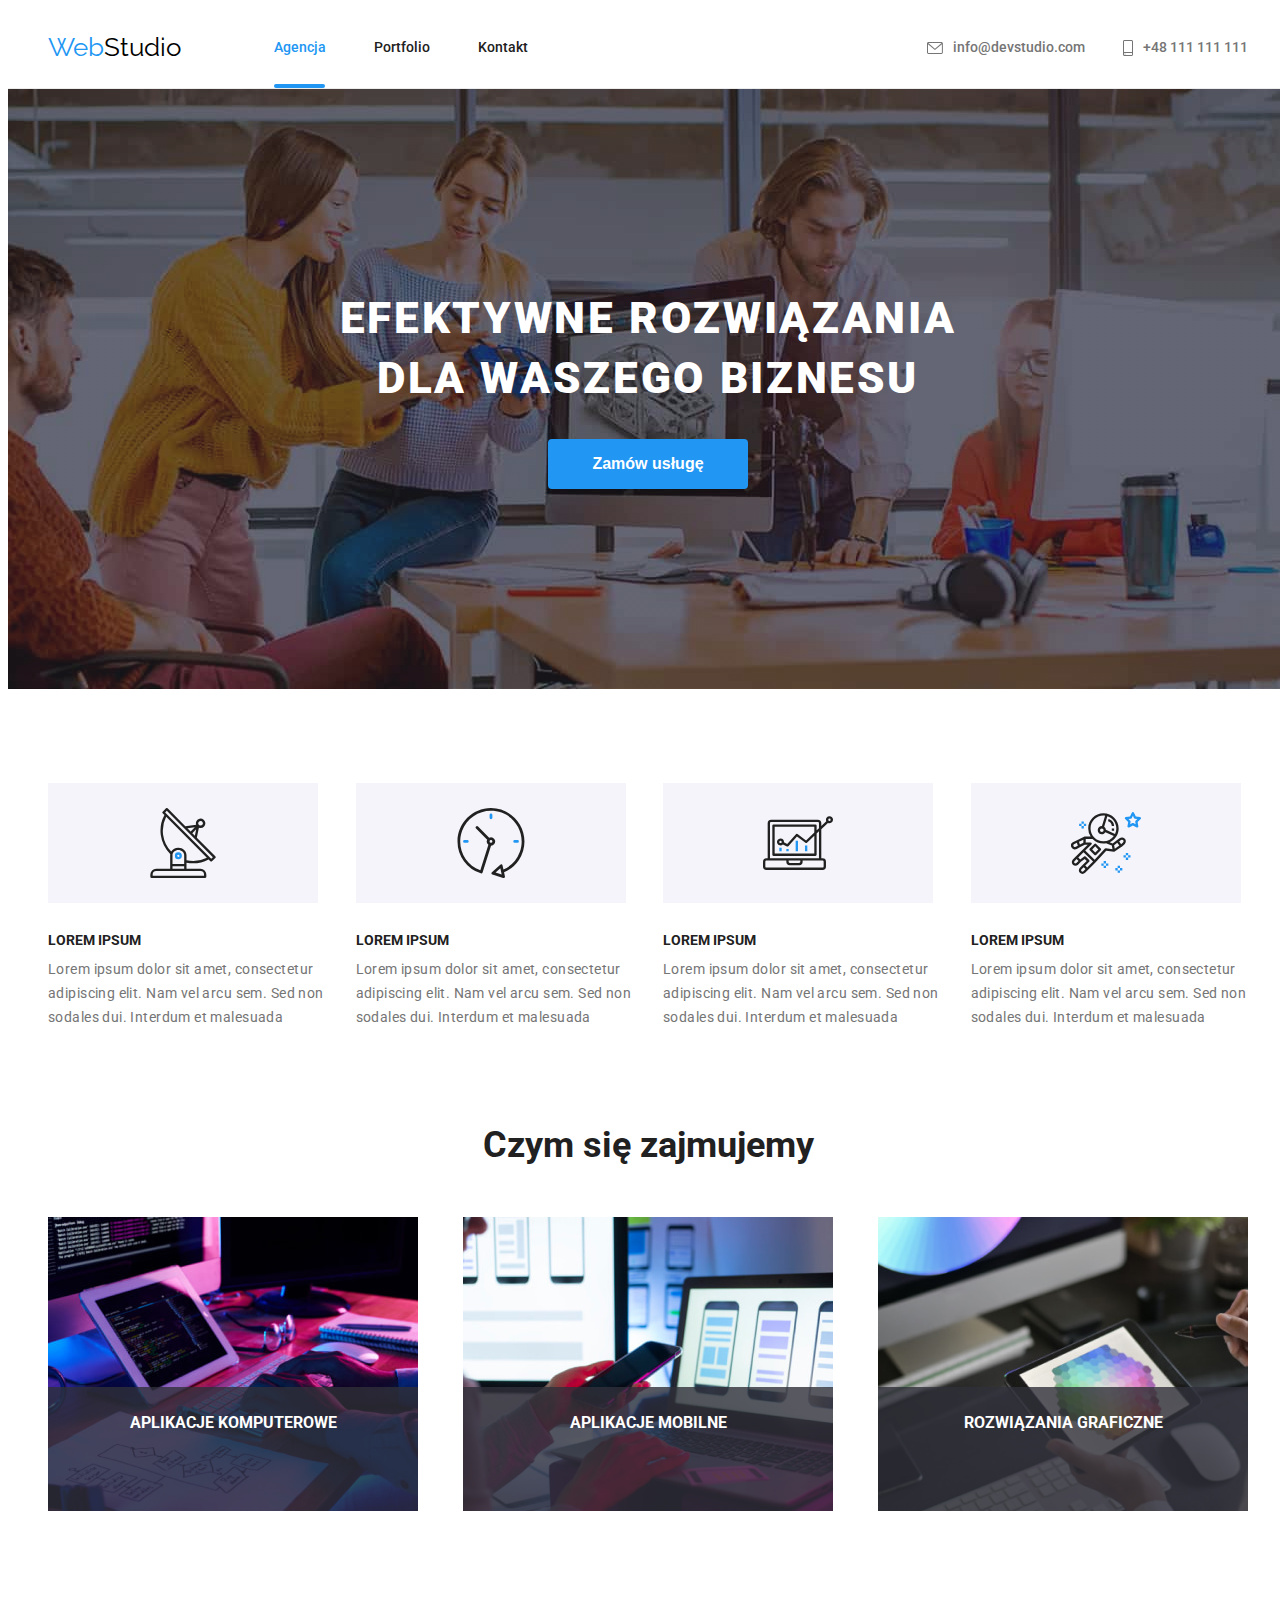
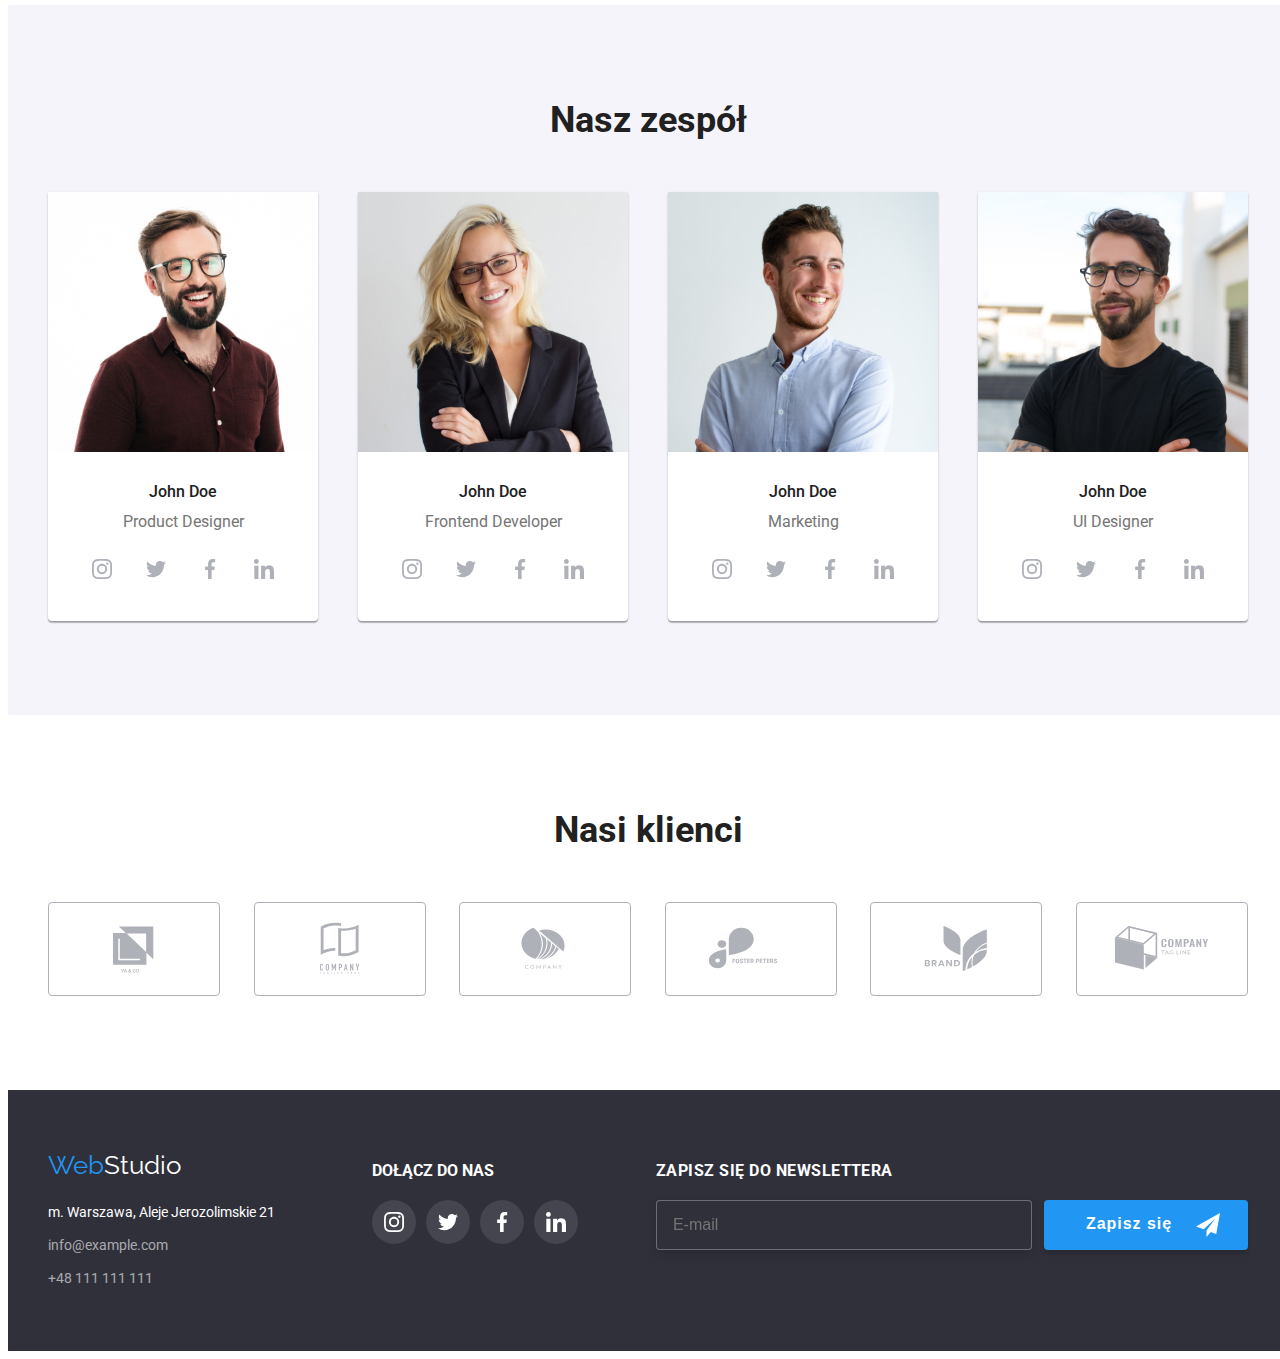
<file: index.html>
<!DOCTYPE html>
<html lang="pl">
  <head>
    <link rel="preconnect" href="https://fonts.googleapis.com" />
    <link rel="preconnect" href="https://fonts.gstatic.com" crossorigin />
    <link
      href="https://fonts.googleapis.com/css2?family=Raleway:wght@700&family=Roboto:wght@400;500;700;900&display=swap"
      rel="stylesheet"
    />
    <link
      rel="stylesheet"
      href="https://cdnjs.cloudflare.com/ajax/libs/modern-normalize/1.1.0/modern-normalize.min.css"
      integrity="sha512-wpPYUAdjBVSE4KJnH1VR1HeZfpl1ub8YT/NKx4PuQ5NmX2tKuGu6U/JRp5y+Y8XG2tV+wKQpNHVUX03MfMFn9Q=="
      crossorigin="anonymous"
      referrerpolicy="no-referrer"
    />
    <link rel="stylesheet" href="css/index.css" />
    <meta charset="UTF-8" />
    <meta http-equiv="X-UA-Compatible" content="IE=edge" />
    <meta name="viewport" content="width=device-width, initial-scale=1.0" />
    <title>Studio</title>
  </head>
  <body>
    <header class="header-line">
      <div class="container head">
        <nav class="logo-navigation">
          <a class="webstudio" href="index.html"
            ><span class="logo-web">Web</span
            ><span class="logo-studio-head">Studio</span></a
          >
          <ul class="list navigation">
            <li>
              <a class="agency-active" href="index.html">Agencja</a>
            </li>
            <li>
              <a href="portfolio.html">Portfolio</a>
            </li>
            <li><a href="#">Kontakt</a></li>
          </ul>
        </nav>

        <ul class="list contact-links-header">
          <li>
            <a class="link-header" href="mailto:info@devstudio.com"
              ><svg class="mail-icon" width="16" height="12">
                <use href="./images/icons.svg#icon-envelope-1"></use></svg
              >info@devstudio.com</a
            >
          </li>
          <li>
            <a class="link-header" href="tel:+48111111111">
              <svg class="phone-icon" width="10" height="16">
                <use href="./images/icons.svg#icon-smartphone-1"></use>
              </svg>
              +48 111 111 111</a
            >
          </li>
        </ul>
      </div>
    </header>
    <main>
      <!-- Hero -->
      <section class="hero-background">
        <div class="container hero">
          <h1 class="main-heading">
            EFEKTYWNE ROZWIĄZANIA DLA WASZEGO BIZNESU
          </h1>
          <button data-modal-open class="hero-button" type="button">
            Zamów usługę
          </button>
          <div class="backdrop is-hidden" data-modal>
            <div class="modal">
              <button class="button-close" data-modal-close>
                <svg width="18" height="18">
                  <use
                    href="./images/icons.svg#icon-close-black-18dp-2-1"
                  ></use>
                </svg>
              </button>
              <p class="form-header">Zostaw swoje dane w formularzu poniżej</p>
              <form class="form-list">
                <label class="form-label" for="user_name">Imię</label>
                <input
                  name="user_name"
                  class="form-input"
                  id="user_name"
                  type="text"
                />
                <svg class="icon-name" width="18" height="18">
                  <use
                    href="./images/icons.svg#icon-person-black-18dp-1-2"
                  ></use>
                </svg>
                <label class="form-label" for="phone_number">Telefon</label>
                <input
                  name="phone_number"
                  class="form-input"
                  id="phone_number"
                  type="tel"
                />
                <svg class="icon-phone" width="18" height="18">
                  <use
                    href="./images/icons.svg#icon-phone-black-18dp-1-1"
                  ></use>
                </svg>
                <label class="form-label" for="email">Email</label>
                <input
                  name="email"
                  class="form-input"
                  id="email"
                  type="email"
                />
                <svg class="icon-mail" width="18" height="18">
                  <use
                    href="./images/icons.svg#icon-email-black-18dp-1-1"
                  ></use>
                </svg>
                <label class="form-label" for="comment">Komentarz</label>
                <textarea
                  name="comment"
                  class="comment"
                  id="comment"
                  placeholder="Wprowadź tekst"
                ></textarea>
                <div class="checkbox">
                  <input
                    name="check"
                    class="checkbox-input"
                    type="checkbox"
                    id="check"
                  />
                  <label for="check" class="checkbox-label">
                    Oświadczam iż akceptuję&nbsp;
                    <a href="#">Regulamin</a>
                    &nbsp;i&nbsp;
                    <a href="#">Politykę Prywatności</a>.
                  </label>
                  <label for="check" class="checkbox-label">
                    Oświadczam iż akceptuję&nbsp;
                    <a href="#">Regulamin</a>
                    &nbsp;i&nbsp;
                    <a href="#">Politykę Prywatności</a>.
                  </label>
                </div>
                <button class="form-button" type="submit">Wyślij</button>
              </form>
            </div>
          </div>
        </div>
      </section>
      <!-- Lorem ipsum -->
      <section>
        <div class="container section">
          <ul class="list lorem-list">
            <li>
              <div class="lorem-icons">
                <svg width="70" height="70">
                  <use href="images/icons.svg#icon-antenna-1"></use>
                </svg>
              </div>
              <h3 class="tertiary-heading">LOREM IPSUM</h3>
              <p>
                Lorem ipsum dolor sit amet, consectetur adipiscing elit. Nam vel
                arcu sem. Sed non sodales dui. Interdum et malesuada
              </p>
            </li>
            <li>
              <div class="lorem-icons">
                <svg width="70" height="70">
                  <use href="images/icons.svg#icon-clock-1"></use>
                </svg>
              </div>
              <h3 class="tertiary-heading">LOREM IPSUM</h3>
              <p>
                Lorem ipsum dolor sit amet, consectetur adipiscing elit. Nam vel
                arcu sem. Sed non sodales dui. Interdum et malesuada
              </p>
            </li>
            <li>
              <div class="lorem-icons">
                <svg width="70" height="70">
                  <use href="images/icons.svg#icon-diagram-1"></use>
                </svg>
              </div>
              <h3 class="tertiary-heading">LOREM IPSUM</h3>
              <p>
                Lorem ipsum dolor sit amet, consectetur adipiscing elit. Nam vel
                arcu sem. Sed non sodales dui. Interdum et malesuada
              </p>
            </li>
            <li>
              <div class="lorem-icons">
                <svg width="70" height="70">
                  <use href="images/icons.svg#icon-astronaut-1"></use>
                </svg>
              </div>
              <h3 class="tertiary-heading">LOREM IPSUM</h3>
              <p>
                Lorem ipsum dolor sit amet, consectetur adipiscing elit. Nam vel
                arcu sem. Sed non sodales dui. Interdum et malesuada
              </p>
            </li>
          </ul>
        </div>
      </section>
      <!-- Czym się zajmujemy -->
      <section>
        <div class="container section activity top-padding-none">
          <h2 class="secondary-heading">Czym się zajmujemy</h2>
          <ul class="list">
            <li>
              <img
                src="images/What_do_we_do/Computer.jpg"
                alt="Komputer"
                width="370"
                height="294"
              />
              <div class="activity-description">aplikacje komputerowe</div>
            </li>
            <li>
              <img
                src="images/What_do_we_do/Laptop.jpg"
                alt="Laptop"
                width="370"
                height="294"
              />
              <div class="activity-description">aplikacje mobilne</div>
            </li>
            <li>
              <img
                src="images/What_do_we_do/Tablet.jpg"
                alt="Tablet"
                width="370"
                height="294"
              />
              <div class="activity-description">rozwiązania graficzne</div>
            </li>
          </ul>
        </div>
      </section>
      <!-- Nasz zespół -->
      <section class="background-staff">
        <div class="container section activity">
          <h2 class="secondary-heading">Nasz zespół</h2>
          <ul class="list">
            <li class="card-staff">
              <img
                src="images/Our_staff/John1.jpg"
                alt="John Doe"
                width="270"
                height="260"
              />
              <p class="john-doe">John Doe</p>
              <p class="john-doe-job">Product Designer</p>
              <div class="social-media">
                <ul class="list">
                  <li>
                    <a href="#" class="social-container">
                      <svg class="social-icon" width="20" height="20">
                        <use href="images/icons.svg#icon-instagram-2-1"></use>
                      </svg>
                    </a>
                  </li>
                  <li>
                    <a href="#" class="social-container">
                      <svg class="social-icon" width="20" height="20">
                        <use href="images/icons.svg#icon-twitter-1-1"></use>
                      </svg>
                    </a>
                  </li>
                  <li>
                    <a href="#" class="social-container">
                      <svg class="social-icon" width="20" height="20">
                        <use href="images/icons.svg#icon-facebook-1-1"></use>
                      </svg>
                    </a>
                  </li>
                  <li>
                    <a href="#" class="social-container">
                      <svg class="social-icon" width="20" height="20">
                        <use href="images/icons.svg#icon-linkedin-1-1"></use>
                      </svg>
                    </a>
                  </li>
                </ul>
              </div>
            </li>
            <li class="card-staff">
              <img
                src="images/Our_staff/John2.jpg"
                alt="John Doe"
                width="270"
                height="260"
              />
              <p class="john-doe">John Doe</p>
              <p class="john-doe-job">Frontend Developer</p>
              <div class="social-media">
                <ul class="list">
                  <li>
                    <a href="#" class="social-container">
                      <svg class="social-icon" width="20" height="20">
                        <use href="images/icons.svg#icon-instagram-2-1"></use>
                      </svg>
                    </a>
                  </li>
                  <li>
                    <a href="#" class="social-container">
                      <svg class="social-icon" width="20" height="20">
                        <use href="images/icons.svg#icon-twitter-1-1"></use>
                      </svg>
                    </a>
                  </li>
                  <li>
                    <a href="#" class="social-container">
                      <svg class="social-icon" width="20" height="20">
                        <use href="images/icons.svg#icon-facebook-1-1"></use>
                      </svg>
                    </a>
                  </li>
                  <li>
                    <a href="#" class="social-container">
                      <svg class="social-icon" width="20" height="20">
                        <use href="images/icons.svg#icon-linkedin-1-1"></use>
                      </svg>
                    </a>
                  </li>
                </ul>
              </div>
            </li>
            <li class="card-staff">
              <img
                src="images/Our_staff/John3.jpg"
                alt="John Doe"
                width="270"
                height="260"
              />
              <p class="john-doe">John Doe</p>
              <p class="john-doe-job">Marketing</p>
              <div class="social-media">
                <ul class="list">
                  <li>
                    <a href="#" class="social-container">
                      <svg class="social-icon" width="20" height="20">
                        <use href="images/icons.svg#icon-instagram-2-1"></use>
                      </svg>
                    </a>
                  </li>
                  <li>
                    <a href="#" class="social-container">
                      <svg class="social-icon" width="20" height="20">
                        <use href="images/icons.svg#icon-twitter-1-1"></use>
                      </svg>
                    </a>
                  </li>
                  <li>
                    <a href="#" class="social-container">
                      <svg class="social-icon" width="20" height="20">
                        <use href="images/icons.svg#icon-facebook-1-1"></use>
                      </svg>
                    </a>
                  </li>
                  <li>
                    <a href="#" class="social-container">
                      <svg class="social-icon" width="20" height="20">
                        <use href="images/icons.svg#icon-linkedin-1-1"></use>
                      </svg>
                    </a>
                  </li>
                </ul>
              </div>
            </li>
            <li class="card-staff">
              <img
                src="images/Our_staff/John4.jpg"
                alt="John Doe"
                width="270"
                height="260"
              />
              <p class="john-doe">John Doe</p>
              <p class="john-doe-job">UI Designer</p>
              <div class="social-media">
                <ul class="list">
                  <li>
                    <a href="#" class="social-container">
                      <svg class="social-icon" width="20" height="20">
                        <use href="images/icons.svg#icon-instagram-2-1"></use>
                      </svg>
                    </a>
                  </li>
                  <li>
                    <a href="#" class="social-container">
                      <svg class="social-icon" width="20" height="20">
                        <use href="images/icons.svg#icon-twitter-1-1"></use>
                      </svg>
                    </a>
                  </li>
                  <li>
                    <a href="#" class="social-container">
                      <svg class="social-icon" width="20" height="20">
                        <use href="images/icons.svg#icon-facebook-1-1"></use>
                      </svg>
                    </a>
                  </li>
                  <li>
                    <a href="#" class="social-container">
                      <svg class="social-icon" width="20" height="20">
                        <use href="images/icons.svg#icon-linkedin-1-1"></use>
                      </svg>
                    </a>
                  </li>
                </ul>
              </div>
            </li>
          </ul>
        </div>
      </section>
      <!-- Nasi klienci -->
      <section>
        <div class="container section activity">
          <h2 class="secondary-heading">Nasi klienci</h2>
          <ul class="list clients-list">
            <li>
              <a href="#" class="clients">
                <svg width="106" height="60">
                  <use href="images/icons.svg#icon-logo1"></use>
                </svg>
              </a>
            </li>
            <li>
              <a href="#" class="clients">
                <svg width="106" height="60">
                  <use href="images/icons.svg#icon-logo2"></use>
                </svg>
              </a>
            </li>
            <li>
              <a href="#" class="clients">
                <svg width="106" height="60">
                  <use href="images/icons.svg#icon-logo3"></use>
                </svg>
              </a>
            </li>
            <li>
              <a href="#" class="clients">
                <svg width="106" height="60">
                  <use href="images/icons.svg#icon-logo4"></use>
                </svg>
              </a>
            </li>
            <li>
              <a href="#" class="clients">
                <svg width="106" height="60">
                  <use href="images/icons.svg#icon-logo5"></use>
                </svg>
              </a>
            </li>
            <li>
              <a href="#" class="clients">
                <svg width="106" height="60">
                  <use href="images/icons.svg#icon-logo6"></use>
                </svg>
              </a>
            </li>
          </ul>
        </div>
      </section>
    </main>
    <footer class="background-dark">
      <div class="container foot">
        <div class="foot-logo-address">
          <a class="webstudio-foot" href="index.html">
            <span class="logo-web">Web</span
            ><span class="logo-studio-foot">Studio</span></a
          >

          <address class="city-street">
            m. Warszawa, Aleje Jerozolimskie 21
          </address>

          <a class="contact-links-footer" href="mailto:info@example.com"
            >info@example.com</a
          >
          <a class="contact-links-footer" href="tel:+48111111111"
            >+48 111 111 111</a
          >
        </div>
        <div class="foot-icons">
          <div class="social-media-foot">
            <p>dołącz do nas</p>
            <ul class="list">
              <li>
                <a href="#" class="social-container-foot">
                  <svg class="social-icon" width="20" height="20">
                    <use href="images/icons.svg#icon-instagram-2-1"></use>
                  </svg>
                </a>
              </li>
              <li>
                <a href="#" class="social-container-foot">
                  <svg class="social-icon" width="20" height="20">
                    <use href="images/icons.svg#icon-twitter-1-1"></use>
                  </svg>
                </a>
              </li>
              <li>
                <a href="#" class="social-container-foot">
                  <svg class="social-icon" width="20" height="20">
                    <use href="images/icons.svg#icon-facebook-1-1"></use>
                  </svg>
                </a>
              </li>
              <li>
                <a href="#" class="social-container-foot">
                  <svg class="social-icon" width="20" height="20">
                    <use href="images/icons.svg#icon-linkedin-1-1"></use>
                  </svg>
                </a>
              </li>
            </ul>
          </div>
          <div class="newsletter">
            <p>zapisz się do newslettera</p>
            <form>
              <input
                type="email"
                name="newsletter_email"
                placeholder="E-mail"
              />
              <button type="submit">
                Zapisz się
                <svg width="24" height="24">
                  <use href="./images/icons.svg#icon-icon-send"></use>
                </svg>
              </button>
            </form>
          </div>
        </div>
      </div>
    </footer>
    <script src="./js/modal.js"></script>
  </body>
</html>
</file>
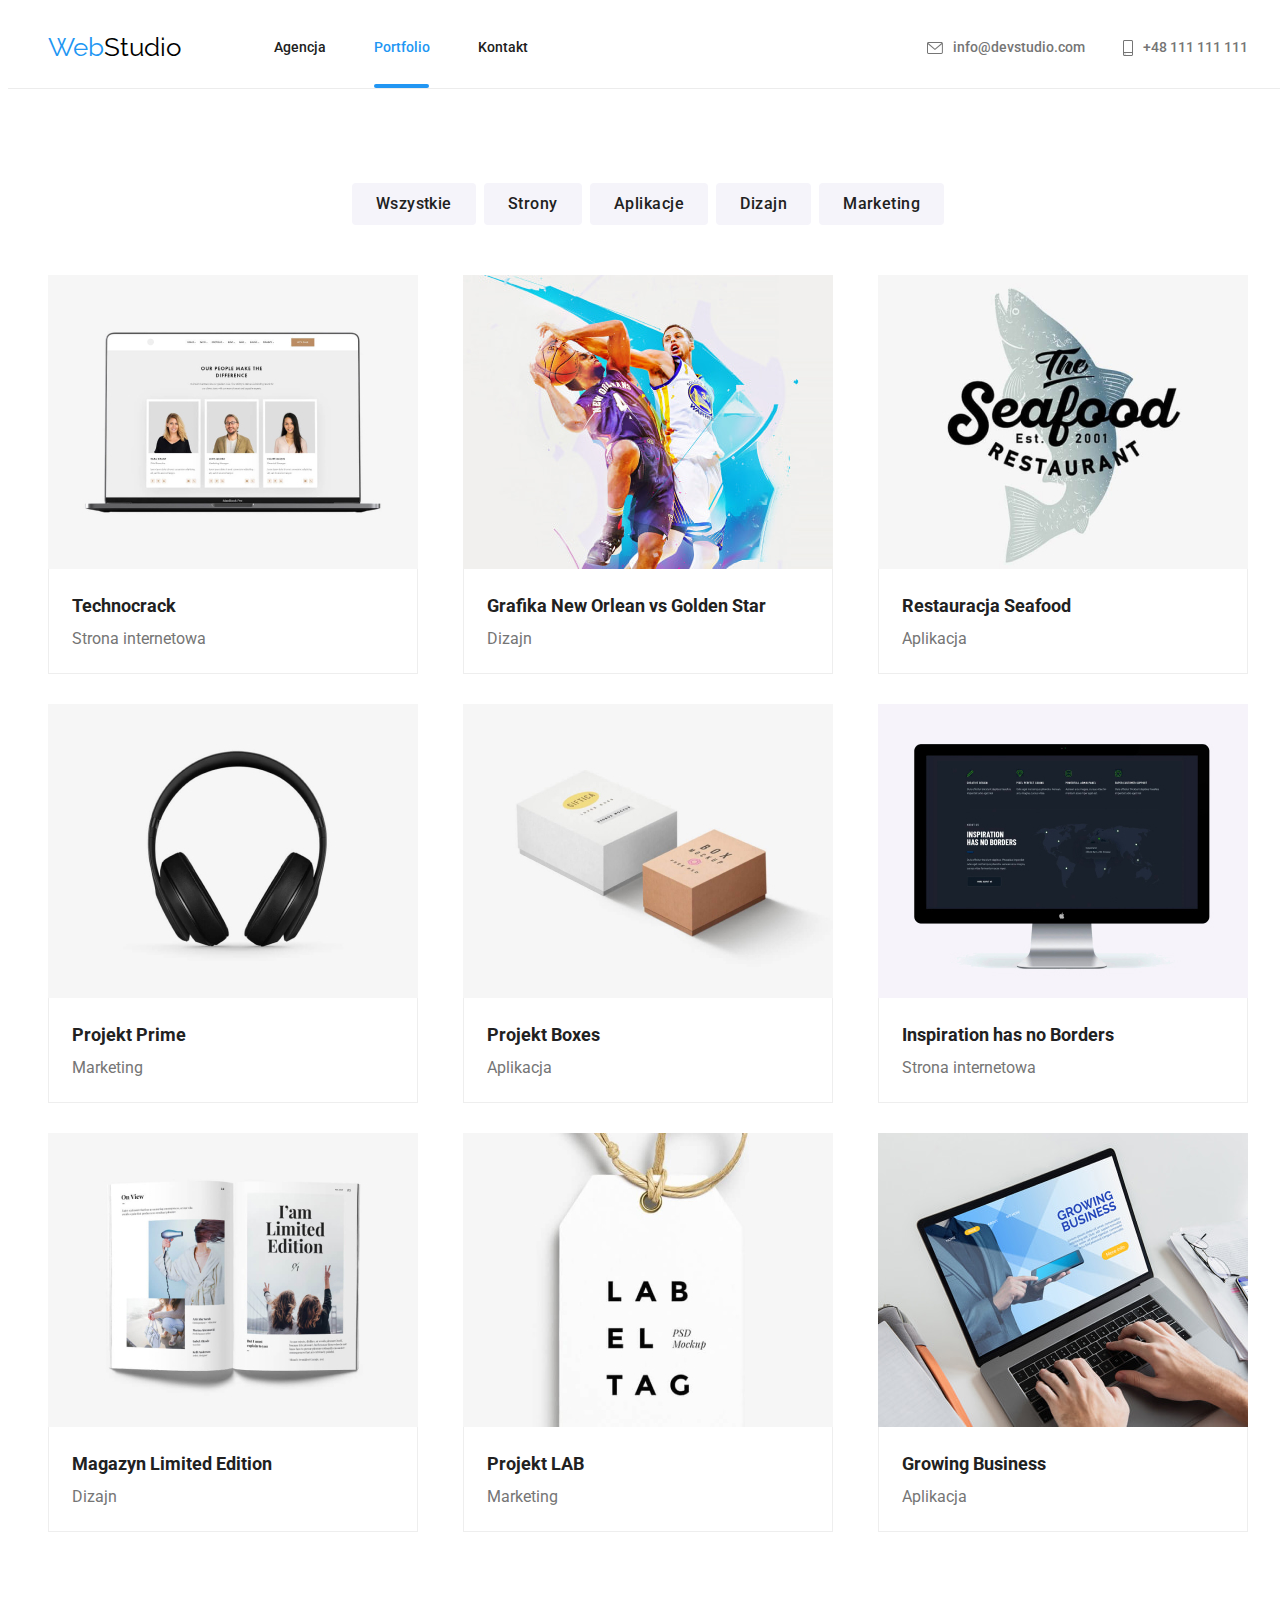
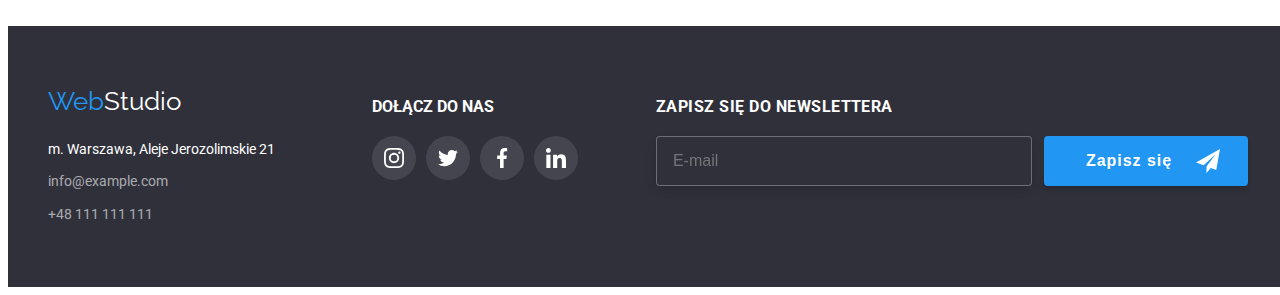
<file: portfolio.html>
<!DOCTYPE html>
<html lang="pl">
  <head>
    <link rel="preconnect" href="https://fonts.googleapis.com" />
    <link rel="preconnect" href="https://fonts.gstatic.com" crossorigin />
    <link
      href="https://fonts.googleapis.com/css2?family=Raleway:wght@700&family=Roboto:wght@400;500;700;900&display=swap"
      rel="stylesheet"
    />
    <link
      rel="stylesheet"
      href="https://cdnjs.cloudflare.com/ajax/libs/modern-normalize/1.1.0/modern-normalize.min.css"
      integrity="sha512-wpPYUAdjBVSE4KJnH1VR1HeZfpl1ub8YT/NKx4PuQ5NmX2tKuGu6U/JRp5y+Y8XG2tV+wKQpNHVUX03MfMFn9Q=="
      crossorigin="anonymous"
      referrerpolicy="no-referrer"
    />
    <link rel="stylesheet" href="css/index.css" />
    <meta charset="UTF-8" />
    <meta http-equiv="X-UA-Compatible" content="IE=edge" />
    <meta name="viewport" content="width=device-width, initial-scale=1.0" />
    <title>Portfolio</title>
  </head>
  <body>
    <header class="header-line">
      <div class="container head">
        <nav class="logo-navigation">
          <a class="webstudio" href="index.html">
            <span class="logo-web">Web</span
            ><span class="logo-studio-head">Studio</span></a
          >
          <ul class="list navigation">
            <li>
              <a href="index.html">Agencja</a>
            </li>
            <li>
              <a class="portfolio-active" href="portfolio.html">Portfolio</a>
            </li>
            <li><a href="#">Kontakt</a></li>
          </ul>
        </nav>
        <ul class="list contact-links-header">
          <li>
            <a class="link-header" href="mailto:info@devstudio.com"
              ><svg class="mail-icon" width="16" height="12">
                <use href="./images/icons.svg#icon-envelope-1"></use></svg
              >info@devstudio.com</a
            >
          </li>
          <li>
            <a class="link-header" href="tel:+48111111111">
              <svg class="phone-icon" width="10" height="16">
                <use href="./images/icons.svg#icon-smartphone-1"></use>
              </svg>
              +48 111 111 111</a
            >
          </li>
        </ul>
      </div>
    </header>
    <!-- Przyciski filtra -->
    <div>
      <ul class="list filter">
        <li>
          <button class="filter-button" type="button">Wszystkie</button>
        </li>
        <li>
          <button class="filter-button" type="button">Strony</button>
        </li>
        <li>
          <button class="filter-button" type="button">Aplikacje</button>
        </li>
        <li>
          <button class="filter-button" type="button">Dizajn</button>
        </li>
        <li>
          <button class="filter-button" type="button">Marketing</button>
        </li>
      </ul>
    </div>
    <!-- Sekcja ze zdjęciami -->
    <div class="container">
      <ul class="list projects">
        <li>
          <div class="projects-card">
            <div class="projects-image-box">
              <div class="overlay">
                <p>
                  Technocrack jest popularną platformą wykorzystywaną do
                  rozpowszechniania koronawirusa. Firmy wykorzystują tę
                  platformę do celów szpiegowskich i ataków na niezabezpieczone
                  serwery konkurencji
                </p>
              </div>
              <img
                src="images/Portfolio/project1.jpg"
                alt="Technocrack - strona internetowa"
                width="370"
                height="294"
              />
            </div>
            <div class="projects-box">
              <h3 class="projects-headings">Technocrack</h3>
              <p class="projects-descriptions">Strona internetowa</p>
            </div>
          </div>
        </li>
        <li>
          <div class="projects-card">
            <div class="projects-image-box">
              <div class="overlay">
                <p>
                  Technocrack jest popularną platformą wykorzystywaną do
                  rozpowszechniania koronawirusa. Firmy wykorzystują tę
                  platformę do celów szpiegowskich i ataków na niezabezpieczone
                  serwery konkurencji
                </p>
              </div>
              <img
                src="images/Portfolio/project2.jpg"
                alt="Grafika New Orlean vs Golden Star"
                width="370"
                height="294"
              />
            </div>
            <div class="projects-box">
              <h3 class="projects-headings">
                Grafika New Orlean vs Golden Star
              </h3>
              <p class="projects-descriptions">Dizajn</p>
            </div>
          </div>
        </li>
        <li>
          <div class="projects-card">
            <div class="projects-image-box">
              <div class="overlay">
                <p>
                  Technocrack jest popularną platformą wykorzystywaną do
                  rozpowszechniania koronawirusa. Firmy wykorzystują tę
                  platformę do celów szpiegowskich i ataków na niezabezpieczone
                  serwery konkurencji
                </p>
              </div>
              <img
                src="images/Portfolio/project3.jpg"
                alt="Restauracja Seafood - aplikacja"
                width="370"
                height="294"
              />
            </div>
            <div class="projects-box">
              <h3 class="projects-headings">Restauracja Seafood</h3>
              <p class="projects-descriptions">Aplikacja</p>
            </div>
          </div>
        </li>
        <li>
          <div class="projects-card">
            <div class="projects-image-box">
              <div class="overlay">
                <p>
                  Technocrack jest popularną platformą wykorzystywaną do
                  rozpowszechniania koronawirusa. Firmy wykorzystują tę
                  platformę do celów szpiegowskich i ataków na niezabezpieczone
                  serwery konkurencji
                </p>
              </div>
              <img
                src="images/Portfolio/project4.jpg"
                alt="Projekt Prime"
                width="370"
                height="294"
              />
            </div>
            <div class="projects-box">
              <h3 class="projects-headings">Projekt Prime</h3>
              <p class="projects-descriptions">Marketing</p>
            </div>
          </div>
        </li>
        <li>
          <div class="projects-card">
            <div class="projects-image-box">
              <div class="overlay">
                <p>
                  Technocrack jest popularną platformą wykorzystywaną do
                  rozpowszechniania koronawirusa. Firmy wykorzystują tę
                  platformę do celów szpiegowskich i ataków na niezabezpieczone
                  serwery konkurencji
                </p>
              </div>
              <img
                src="images/Portfolio/project5.jpg"
                alt="Projekt Boxes - aplikacja"
                width="370"
                height="294"
              />
            </div>
            <div class="projects-box">
              <h3 class="projects-headings">Projekt Boxes</h3>
              <p class="projects-descriptions">Aplikacja</p>
            </div>
          </div>
        </li>
        <li>
          <div class="projects-card">
            <div class="projects-image-box">
              <div class="overlay">
                <p>
                  Technocrack jest popularną platformą wykorzystywaną do
                  rozpowszechniania koronawirusa. Firmy wykorzystują tę
                  platformę do celów szpiegowskich i ataków na niezabezpieczone
                  serwery konkurencji
                </p>
              </div>
              <img
                src="images/Portfolio/project6.jpg"
                alt="Inspiration has no Boarders - strona internetowa"
                width="370"
                height="294"
              />
            </div>
            <div class="projects-box">
              <h3 class="projects-headings">Inspiration has no Borders</h3>
              <p class="projects-descriptions">Strona internetowa</p>
            </div>
          </div>
        </li>
        <li>
          <div class="projects-card">
            <div class="projects-image-box">
              <div class="overlay">
                <p>
                  Technocrack jest popularną platformą wykorzystywaną do
                  rozpowszechniania koronawirusa. Firmy wykorzystują tę
                  platformę do celów szpiegowskich i ataków na niezabezpieczone
                  serwery konkurencji
                </p>
              </div>
              <img
                src="images/Portfolio/project7.jpg"
                alt="Magazyn Limited Edition"
                width="370"
                height="294"
              />
            </div>
            <div class="projects-box">
              <h3 class="projects-headings">Magazyn Limited Edition</h3>
              <p class="projects-descriptions">Dizajn</p>
            </div>
          </div>
        </li>
        <li>
          <div class="projects-card">
            <div class="projects-image-box">
              <div class="overlay">
                <p>
                  Technocrack jest popularną platformą wykorzystywaną do
                  rozpowszechniania koronawirusa. Firmy wykorzystują tę
                  platformę do celów szpiegowskich i ataków na niezabezpieczone
                  serwery konkurencji
                </p>
              </div>
              <div>
                <img
                  src="images/Portfolio/project8.jpg"
                  alt="Projekt LAB"
                  width="370"
                  height="294"
                />
              </div>
            </div>
            <div class="projects-box">
              <h3 class="projects-headings">Projekt LAB</h3>
              <p class="projects-descriptions">Marketing</p>
            </div>
          </div>
        </li>
        <li>
          <div class="projects-card">
            <div class="projects-image-box">
              <div class="overlay">
                <p>
                  Technocrack jest popularną platformą wykorzystywaną do
                  rozpowszechniania koronawirusa. Firmy wykorzystują tę
                  platformę do celów szpiegowskich i ataków na niezabezpieczone
                  serwery konkurencji
                </p>
              </div>
              <img
                src="images/Portfolio/project9.jpg"
                alt="Growing Business - aplikacja"
                width="370"
                height="294"
              />
            </div>
            <div class="projects-box">
              <h3 class="projects-headings">Growing Business</h3>
              <p class="projects-descriptions">Aplikacja</p>
            </div>
          </div>
        </li>
      </ul>
    </div>
    <footer class="background-dark">
      <div class="container foot">
        <div class="foot-logo-address">
          <a class="webstudio-foot" href="index.html">
            <span class="logo-web">Web</span
            ><span class="logo-studio-foot">Studio</span></a
          >

          <address class="city-street">
            m. Warszawa, Aleje Jerozolimskie 21
          </address>

          <a class="contact-links-footer" href="mailto:info@example.com"
            >info@example.com</a
          >
          <a class="contact-links-footer" href="tel:+48111111111"
            >+48 111 111 111</a
          >
        </div>
        <div class="foot-icons">
          <div class="social-media-foot">
            <p>dołącz do nas</p>
            <ul class="list">
              <li>
                <a href="#" class="social-container-foot">
                  <svg class="social-icon" width="20" height="20">
                    <use href="images/icons.svg#icon-instagram-2-1"></use>
                  </svg>
                </a>
              </li>
              <li>
                <a href="#" class="social-container-foot">
                  <svg class="social-icon" width="20" height="20">
                    <use href="images/icons.svg#icon-twitter-1-1"></use>
                  </svg>
                </a>
              </li>
              <li>
                <a href="#" class="social-container-foot">
                  <svg class="social-icon" width="20" height="20">
                    <use href="images/icons.svg#icon-facebook-1-1"></use>
                  </svg>
                </a>
              </li>
              <li>
                <a href="#" class="social-container-foot">
                  <svg class="social-icon" width="20" height="20">
                    <use href="images/icons.svg#icon-linkedin-1-1"></use>
                  </svg>
                </a>
              </li>
            </ul>
          </div>
          <div class="newsletter">
            <p>zapisz się do newslettera</p>
            <form>
              <input
                type="email"
                name="newsletter_email"
                placeholder="E-mail"
              />
              <button type="submit">
                Zapisz się
                <svg width="24" height="24">
                  <use href="./images/icons.svg#icon-icon-send"></use>
                </svg>
              </button>
            </form>
          </div>
        </div>
      </div>
    </footer>
  </body>
</html>
</file>
<file: css/index.css>
h1,
h2,
h3,
p,
ul {
  margin: 0;
  padding: 0;
}

:root {
  --hover-color: #2196f3;
}

a.contact-links-footer[href="mailto:info@example.com"] {
  margin-bottom: 9px;
}

.activity {
  flex-direction: column;
}

.activity-description {
  width: 370px;
  height: 70px;
  background-color: rgba(47, 48, 58, 0.8);
  text-align: center;
  font-weight: 700;
  text-transform: uppercase;
  color: #fff;
  line-height: 1.1;
  padding: 27px 0;
  position: absolute;
  bottom: 0;
}

.agency-active {
  position: relative;
}

.agency-active::after {
  content: "";
  background-color: var(--hover-color);
  width: 51px;
  height: 4px;
  border-radius: 2px;
  position: absolute;
  top: 44px;
  display: block;
}

.backdrop {
  background-color: rgba(0, 0, 0, 0.2);
  position: fixed;
  top: 0;
  right: 0;
  bottom: 0;
  left: 0;
  display: flex;
  justify-content: center;
  align-items: center;
  z-index: 100;
}

.background-dark {
  background-color: #2f303a;
}

.background-staff {
  background: #f5f4fa;
}

body {
  font-family: "Roboto", sans-serif;
  color: #212121;
  background: #ffffff;
  width: 100%;
}

button {
  border-width: 0;
}

button:hover {
  cursor: pointer;
}

.button-close {
  height: 30px;
  width: 30px;
  display: flex;
  justify-content: center;
  align-items: center;
  border-radius: 50%;
  border: 1px solid #0000001a;
  background-color: #fff;
  padding: 6px;
  position: absolute;
  top: 8px;
  right: 8px;
}

.button-close:hover {
  cursor: pointer;
  border-color: var(--hover-color);
  fill: var(--hover-color);
}

.card-staff {
  background: #ffffff;
  box-shadow: 0px 1px 3px rgba(0, 0, 0, 0.12), 0px 1px 1px rgba(0, 0, 0, 0.14),
    0px 2px 1px rgba(0, 0, 0, 0.2);
  border-radius: 0px 0px 4px 4px;
}

.checkbox {
  display: flex;
  flex-direction: column;
  position: relative;
}

.checkbox-input {
  position: absolute;
  width: 100%;
  height: 100%;
  clip: rect(1px, 1px, 1px, 1px);
}

.checkbox-input:checked + label {
  opacity: 0;
}

.checkbox-input:checked + label + label {
  opacity: 1;
}

.checkbox-label {
  font-family: "Roboto";
  font-style: normal;
  font-weight: 400;
  font-size: 14px;
  line-height: 1.7;
  letter-spacing: 0.03em;
  color: #757575;
  display: flex;
  justify-content: center;
  align-items: center;
}

.checkbox-label:nth-child(2) {
  position: absolute;
  left: 15px;
  opacity: 1;
}

.checkbox-label:nth-child(3) {
  opacity: 0;
}

.checkbox-label:nth-child(2)::before {
  content: "";
  background-image: url("../images/Icons/Form/Vector.svg");
  width: 16px;
  height: 15px;
  display: flex;
  align-items: center;
  margin-right: 8px;
}

.checkbox-label:nth-child(3)::before {
  content: "";
  background-image: url("../images/Icons/Form/icon\ check.svg");
  width: 16px;
  height: 15px;
  display: flex;
  align-items: center;
  margin-right: 9px;
}

.checkbox-label a {
  color: var(--hover-color);
  cursor: pointer;
}

.city-street {
  font-size: 14px;
  line-height: 1.71;
  color: #ffffff;
  font-style: normal;
  margin-bottom: 9px;
}

.clients {
  border: 1px solid #afb1b8;
  border-radius: 4px;
  fill: #afb1b8;
  width: 170px;
  height: 92px;
  display: flex;
  justify-content: center;
  align-items: center;
  transition-property: border-color, fill;
  transition-duration: 250ms;
  transition-timing-function: cubic-bezier(0.4, 0, 0.2, 1);
}

.clients:hover,
.clients:focus {
  border-color: var(--hover-color);
  fill: var(--hover-color);
  cursor: pointer;
}

.clients-list {
  justify-content: space-between;
}

.comment {
  resize: none;
  height: 120px;
  padding: 12px 16px;
  border: 1px solid rgba(33, 33, 33, 0.2);
  border-radius: 4px;
  margin-bottom: 20px;
  font-size: 12px;
  line-height: 1.1;
  letter-spacing: 0.01em;
  color: rgba(117, 117, 117, 0.5);
  outline: 0;
}

.comment:hover,
.comment:focus {
  border-color: var(--hover-color);
}

.contact-links-footer {
  font-size: 14px;
  line-height: 1.71;
  color: rgba(255, 255, 255, 0.6);
  text-decoration: none;
}

.contact-links-header {
  width: 321px;
  display: flex;
  justify-content: space-between;
}

.contact-links-header:hover,
.contact-links-header:focus {
  color: var(--hover-color);
}

.container {
  max-width: 1200px;
  margin: 0 auto;
  display: flex;
  justify-items: center;
  align-items: center;
  padding: 0 15px;
}

.container.section.activity > ul {
  display: flex;
  justify-content: space-between;
  column-gap: 30px;
  padding-inline-start: 0;
}

div.container.section.activity ul {
  flex-wrap: wrap;
}

div.container.section.activity.top-padding-none li {
  position: relative;
}

div.social-media ul {
  display: flex;
  justify-content: space-between;
  align-items: flex-start;
}

div.social-media-foot ul {
  column-gap: 10px;
}

.filter {
  display: flex;
  margin: 0 auto;
  justify-content: center;
  column-gap: 8px;
  padding-top: 94px;
  padding-bottom: 50px;
}

.filter-button {
  background: #f5f4fa;
  font-family: "Roboto";
  font-weight: 500;
  font-size: 16px;
  color: #212121;
  line-height: 1.62;
  letter-spacing: 0.03em;
  border-radius: 4px;
  border: 2px solid #f5f4fa;
  padding: 6px 22px;
  transition-property: background-color, color, border-color;
  transition-duration: 250ms;
  transition-timing-function: cubic-bezier(0.4, 0, 0.2, 1);
}

.filter-button:hover,
.filter-button:focus {
  background-color: var(--hover-color);
  color: #ffffff;
  filter: drop-shadow(0px 4px 4px rgba(0, 0, 0, 0.25))
    drop-shadow(0px 4px 4px rgba(0, 0, 0, 0.25));
  cursor: pointer;
  border-color: var(--hover-color);
}

.foot {
  padding: 60px 15px;
  display: flex;
  justify-content: space-between;
  align-items: flex-start;
}

.foot-icons {
  display: flex;
  justify-content: center;
  column-gap: 78px;
  margin-top: 12px;
}

.foot-logo-address {
  display: flex;
  flex-direction: column;
  align-items: flex-start;
}

.form-button {
  color: #fff;
  background-color: var(--hover-color);
  box-shadow: 0px 4px 4px rgba(0, 0, 0, 0.15);
  border-radius: 4px;
  font-weight: 700;
  font-size: 16px;
  line-height: 1.88;
  letter-spacing: 0.06em;
  text-align: center;
  padding: 10px 76px;
  margin: 30px auto 0;
}

.form-button:hover {
  cursor: pointer;
}

.form-header {
  text-align: center;
  font-weight: 700;
  font-size: 20px;
  line-height: 1.15;
  letter-spacing: 0.03em;
}

.form-input {
  border: 1px solid rgba(33, 33, 33, 0.2);
  border-radius: 4px;
  margin-bottom: 10px;
  padding: 11px 0 11px 42px;
  outline: 0;
}

.form-input:hover,
.form-input:focus {
  border-color: var(--hover-color);
}

.form-input:hover + svg,
.form-input:focus + svg {
  fill: var(--hover-color);
}

.form-label {
  font-size: 12px;
  line-height: 1.16;
  letter-spacing: 0.01em;
  color: #757575;
  padding-bottom: 4px;
}

.form-list {
  display: flex;
  flex-direction: column;
  height: 466px;
  position: relative;
}

.form-list svg {
  display: block;
  fill: #212121;
  outline: 0;
}

.head {
  display: flex;
  justify-content: space-between;
  align-items: center;
  flex-wrap: wrap;
  padding-top: 24px;
  padding-bottom: 25px;
}

.header-line {
  border-bottom: 1px solid #ececec;
}

.hero {
  display: flex;
  flex-direction: column;
  align-items: center;
  justify-content: center;
  padding: 200px 0;
}

.hero-background {
  max-width: 1600px;
  background: linear-gradient(rgba(47, 48, 58, 0.4), rgba(47, 48, 58, 0.4)),
    url("../images/background.jpg");
  background-size: cover;
  background-repeat: no-repeat;
  background-position: center;
  margin: 0 auto;
}

.hero-button {
  width: 200px;
  height: 50px;
  background: #2196f3;
  box-shadow: 0px 4px 4px rgba(0, 0, 0, 0.15);
  border-radius: 4px;
  font-weight: 700;
  font-size: 16px;
  line-height: 1.88;
  color: #ffffff;
  cursor: pointer;
  display: flex;
  justify-content: center;
  text-align: center;
  align-items: center;
}

.icon-mail {
  position: absolute;
  top: 170px;
  left: 12px;
}

.icon-name {
  position: absolute;
  top: 30px;
  left: 12px;
}

.icon-phone {
  position: absolute;
  top: 101px;
  left: 12px;
}

img {
  display: block;
}

.is-hidden {
  pointer-events: none;
  visibility: hidden;
  opacity: 0;
  transition-property: opacity, visibility;
  transition-delay: 1s;
  transition-delay: 1s;
}

.is-hidden .modal {
  animation: modalClose 1s;
}

.john-doe {
  font-weight: 500;
  font-size: 16px;
  line-height: 1.2;
  margin-top: 30px;
  margin-bottom: 10px;
  text-align: center;
}

.john-doe-job {
  font-size: 16px;
  line-height: 1.2;
  color: #757575;
  text-align: center;
}

.label-checked {
  position: absolute;
  bottom: 124px;
  display: flex;
  justify-content: center;
}

.link-header {
  font-weight: 500;
  font-size: 14px;
  line-height: 1.71;
  color: #757575;
  text-decoration: none;
  display: flex;
  align-items: center;
  transition-property: color, fill;
  transition-duration: 250ms;
  transition-timing-function: cubic-bezier(0.4, 0, 0.2, 1);
}

.link-header:hover svg use,
.link-header:focus svg use {
  fill: var(--hover-color);
}

.list {
  list-style-type: none;
  display: flex;
}

.list li a:focus {
  color: var(--hover-color);
}

.list.navigation li a {
  font-weight: 500;
  font-size: 14px;
  line-height: 1.1;
  color: #212121;
  text-decoration: none;
  transition-property: color;
  transition-duration: 250ms;
  transition-timing-function: cubic-bezier(0.4, 0, 0.2, 1);
}

.list.navigation li {
  display: flex;
  flex-direction: column;
  position: relative;
}

.list.navigation li a[class="portfolio-active"],
.list.navigation li a[class="agency-active"] {
  color: var(--hover-color);
}

.list.navigation li a:hover,
.list.navigation li a:focus {
  color: var(--hover-color);
}

.logo-navigation {
  display: flex;
  justify-content: space-between;
  max-width: 492px;
  flex-wrap: wrap;
  align-items: center;
}

.logo-web {
  color: var(--hover-color);
}

.logo-studio-foot {
  color: #ffffff;
}

.logo-studio-head {
  color: #000000;
}

.lorem-icons {
  width: 270px;
  height: 120px;
  background-color: #f5f4fa;
  margin-bottom: 30px;
  display: flex;
  justify-content: center;
  align-items: center;
}

.lorem-list {
  column-gap: 30px;
}

.mail-icon {
  fill: #757575;
  margin-right: 10px;
  display: block;
  transition-property: fill;
  transition-duration: 250ms;
  transition-timing-function: cubic-bezier(0.4, 0, 0.2, 1);
}

.main-heading {
  font-weight: 900;
  font-size: 44px;
  line-height: 1.36;
  color: #ffffff;
  margin-bottom: 30px;
  text-align: center;
  max-width: 696px;
  letter-spacing: 0.06em;
}

.modal {
  background: #ffffff;
  box-shadow: 0px 1px 3px rgba(0, 0, 0, 0.12), 0px 1px 1px rgba(0, 0, 0, 0.14),
    0px 2px 1px rgba(0, 0, 0, 0.2);
  border-radius: 4px;
  width: 528px;
  height: 581px;
  position: absolute;
  top: auto;
  left: auto;
  animation: modalOpen 1s;
  display: flex;
  flex-direction: column;
  justify-content: space-between;
  padding: 40px;
}

.navigation {
  width: 254px;
  justify-content: space-between;
}

.newsletter {
  display: flex;
  flex-direction: column;
  justify-content: center;
}

.newsletter button {
  background: #2196f3;
  box-shadow: 0px 4px 4px rgba(0, 0, 0, 0.15);
  border-radius: 4px;
  font-weight: 700;
  font-size: 16px;
  line-height: 1.9;
  text-align: center;
  letter-spacing: 0.06em;
  color: #ffffff;
  display: flex;
  justify-content: center;
  align-items: center;
  padding: 10px 28px 10px 42px;
}

.newsletter form {
  display: flex;
  justify-content: stretch;
  column-gap: 12px;
  max-height: 50px;
}

.newsletter input {
  border: 1px solid rgba(255, 255, 255, 0.3);
  filter: drop-shadow(0px 4px 4px rgba(0, 0, 0, 0.15));
  border-radius: 4px;
  background-color: #2f303a;
  outline: 0;
  padding: 15px 0 15px 16px;
  font-size: 16px;
  color: #fff;
  line-height: 1.25;
  width: 358px;
}

.newsletter input:hover,
.newsletter input:focus {
  border-color: var(--hover-color);
}

.newsletter p {
  font-weight: 700;
  line-height: 1.1;
  letter-spacing: 0.03em;
  text-transform: uppercase;
  color: #fff;
  margin-bottom: 20px;
}

.newsletter svg {
  margin-left: 24px;
}

.overlay {
  background-color: rgba(33, 150, 243, 0.9);
  width: 100%;
  height: 100%;
  font-size: 18px;
  color: #fff;
  letter-spacing: 0.03em;
  line-height: 1.5;
  position: absolute;
  top: 0;
  left: 0;
  padding: 49px 45px 49px 24px;
  transition: transform 250ms cubic-bezier(0.4, 0, 0.2, 1);
  transform: translateY(100%);
}

.phone-icon {
  fill: #757575;
  margin-right: 10px;
  display: block;
  transition-property: fill;
  transition-duration: 250ms;
  transition-timing-function: cubic-bezier(0.4, 0, 0.2, 1);
}

.portfolio-active {
  position: relative;
}

.portfolio-active::after {
  content: "";
  background-color: var(--hover-color);
  width: 55px;
  height: 4px;
  border-radius: 2px;
  position: absolute;
  top: 44px;
  display: block;
}

.projects {
  display: flex;
  flex-wrap: wrap;
  gap: 30px;
  padding-bottom: 94px;
  justify-content: space-between;
}

.projects-box {
  padding: 19px 23px;
  border-bottom: 1px solid #eeeeee;
  border-left: 1px solid #eeeeee;
  border-right: 1px solid #eeeeee;
}

.projects-card {
  transition-property: box-shadow;
  transition-duration: 250ms;
  transition-timing-function: cubic-bezier(0.4, 0, 0.2, 1);
}

.projects-card:hover,
.projects-card:focus {
  box-shadow: 0px 1px 1px rgba(0, 0, 0, 0.12), 0px 4px 4px rgba(0, 0, 0, 0.06),
    1px 4px 6px rgba(0, 0, 0, 0.16);
  cursor: pointer;
}

.projects-card:hover .overlay {
  transform: translateY(0);
  visibility: visible;
}

.projects-descriptions {
  font-size: 16px;
  line-height: 1.88;
  color: #757575;
}

.projects-headings {
  font-weight: 700;
  font-size: 18px;
  line-height: 2;
}

.projects-image-box {
  position: relative;
  width: 370px;
  height: 294px;
  overflow: hidden;
}

.secondary-heading {
  font-weight: 700;
  font-size: 36px;
  line-height: 1.2;
  margin-bottom: 50px;
  text-align: center;
}

.section {
  padding: 94px 15px;
  max-width: 1200px;
  align-items: normal;
}

.social-container {
  padding: 12px;
  border-radius: 50%;
  fill: #afb1b8;
  display: block;
  transition-property: background-color, fill;
  transition-duration: 250ms;
  transition-timing-function: cubic-bezier(0.4, 0, 0.2, 1);
}

.social-container-foot {
  padding: 12px;
  border-radius: 50%;
  fill: #fff;
  background-color: rgba(255, 255, 255, 0.1);
  display: block;
  transition-property: background-color;
  transition-duration: 250ms;
  transition-timing-function: cubic-bezier(0.4, 0, 0.2, 1);
}

.social-container-foot:hover,
.social-container-foot:focus {
  background-color: var(--hover-color);
  cursor: pointer;
}

.social-container:hover,
.social-container:focus {
  background-color: var(--hover-color);
  fill: #fff;
  cursor: pointer;
}

.social-icon {
  display: block;
}

.social-media {
  width: 206px;
  height: 56px;
  margin: 16px auto 18px;
}

.social-media-foot {
  width: 206px;
}

.social-media-foot p {
  text-transform: uppercase;
  font-weight: 700;
  line-height: 1.1;
  color: #fff;
  margin-bottom: 20px;
}

.tertiary-heading {
  font-weight: 700;
  font-size: 14px;
  line-height: 1.1;
  margin-bottom: 10px;
}

.top-padding-none {
  padding-top: 0;
}

ul.list li a:hover {
  color: var(--hover-color);
}

ul.list.lorem-list li p {
  font-size: 14px;
  line-height: 1.71;
  color: #757575;
  letter-spacing: 0.03em;
}

.webstudio {
  font-family: "Raleway", sans-serif;
  font-size: 26px;
  line-height: 1.2;
  text-decoration: none;
  margin-right: 93px;
}

.webstudio-foot {
  font-family: "Raleway", sans-serif;
  font-size: 26px;
  line-height: 1.2;
  text-decoration: none;
  margin-bottom: 20px;
}

@keyframes modalOpen {
  from {
    transform: scale(0);
  }

  to {
    transform: scale(1);
  }
}

@keyframes modalClose {
  from {
    transform: scale(1);
  }

  to {
    transform: scale(0);
  }
}
</file>
